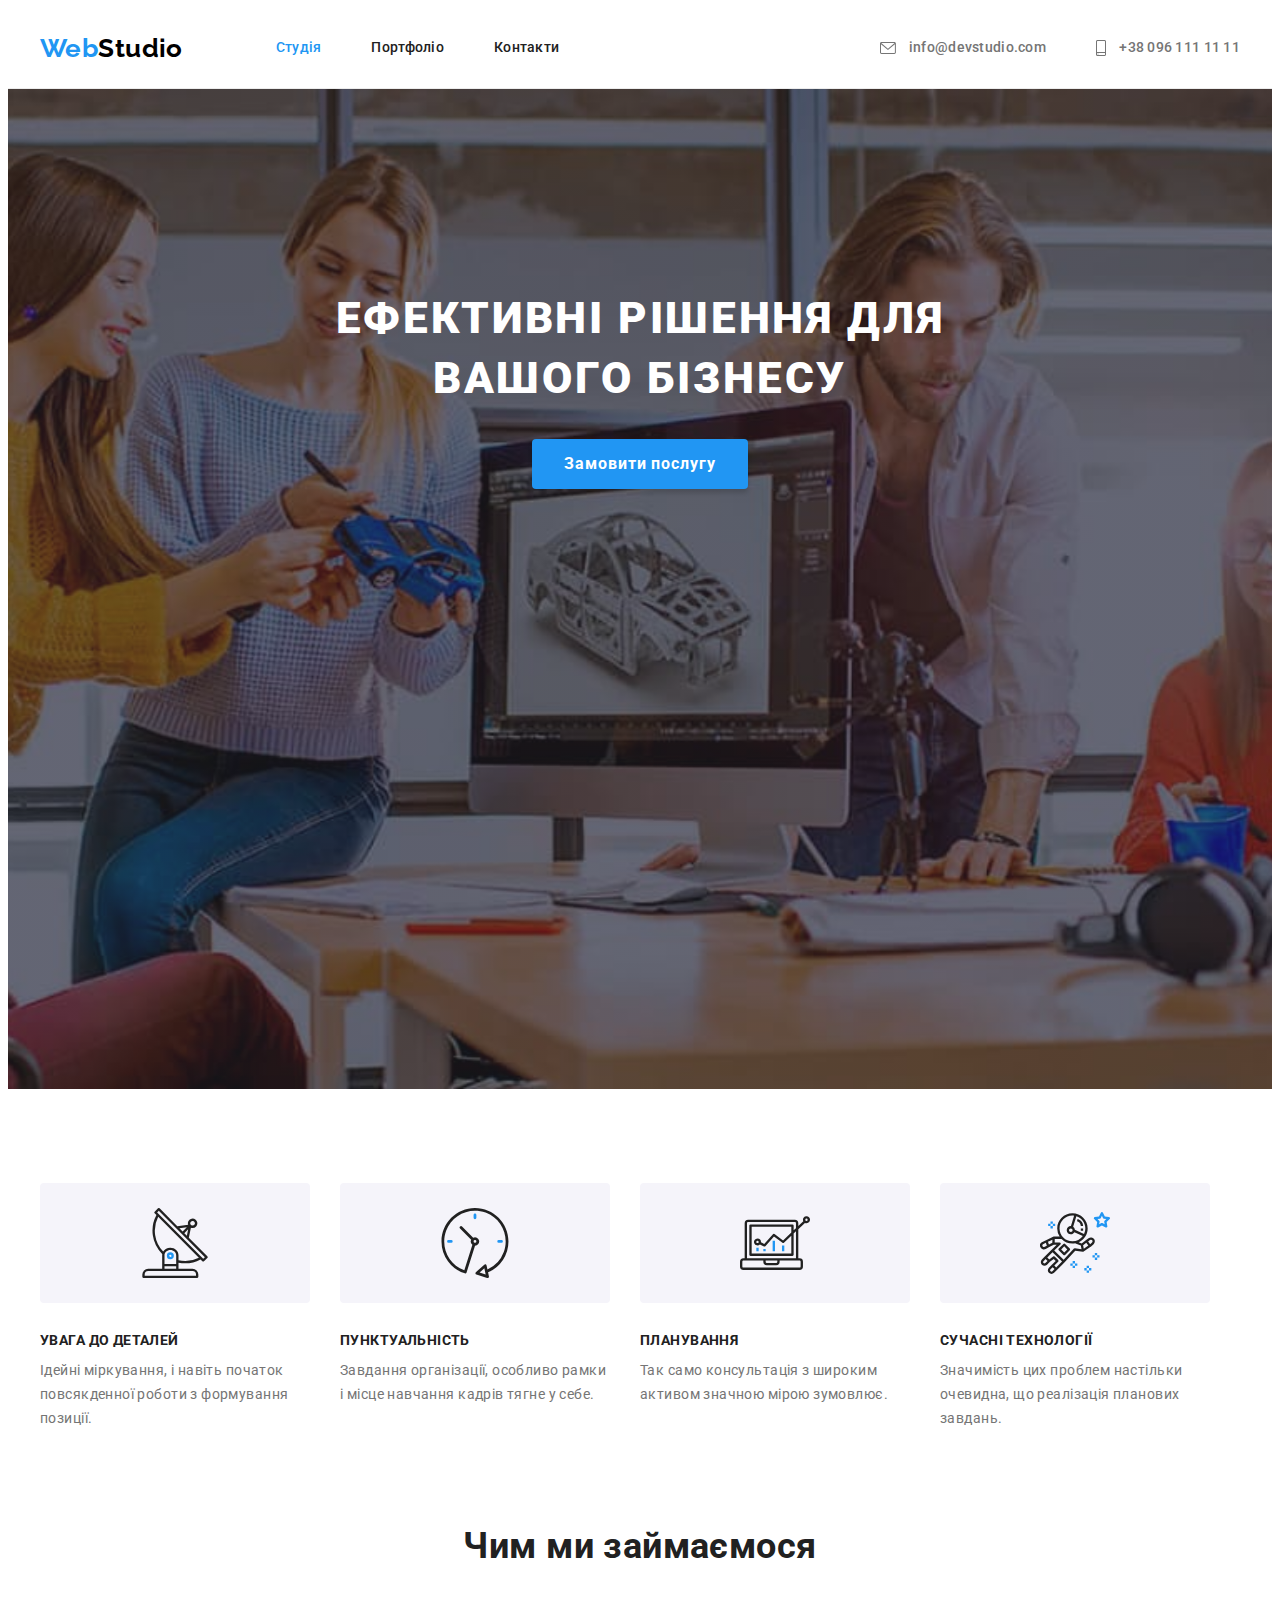
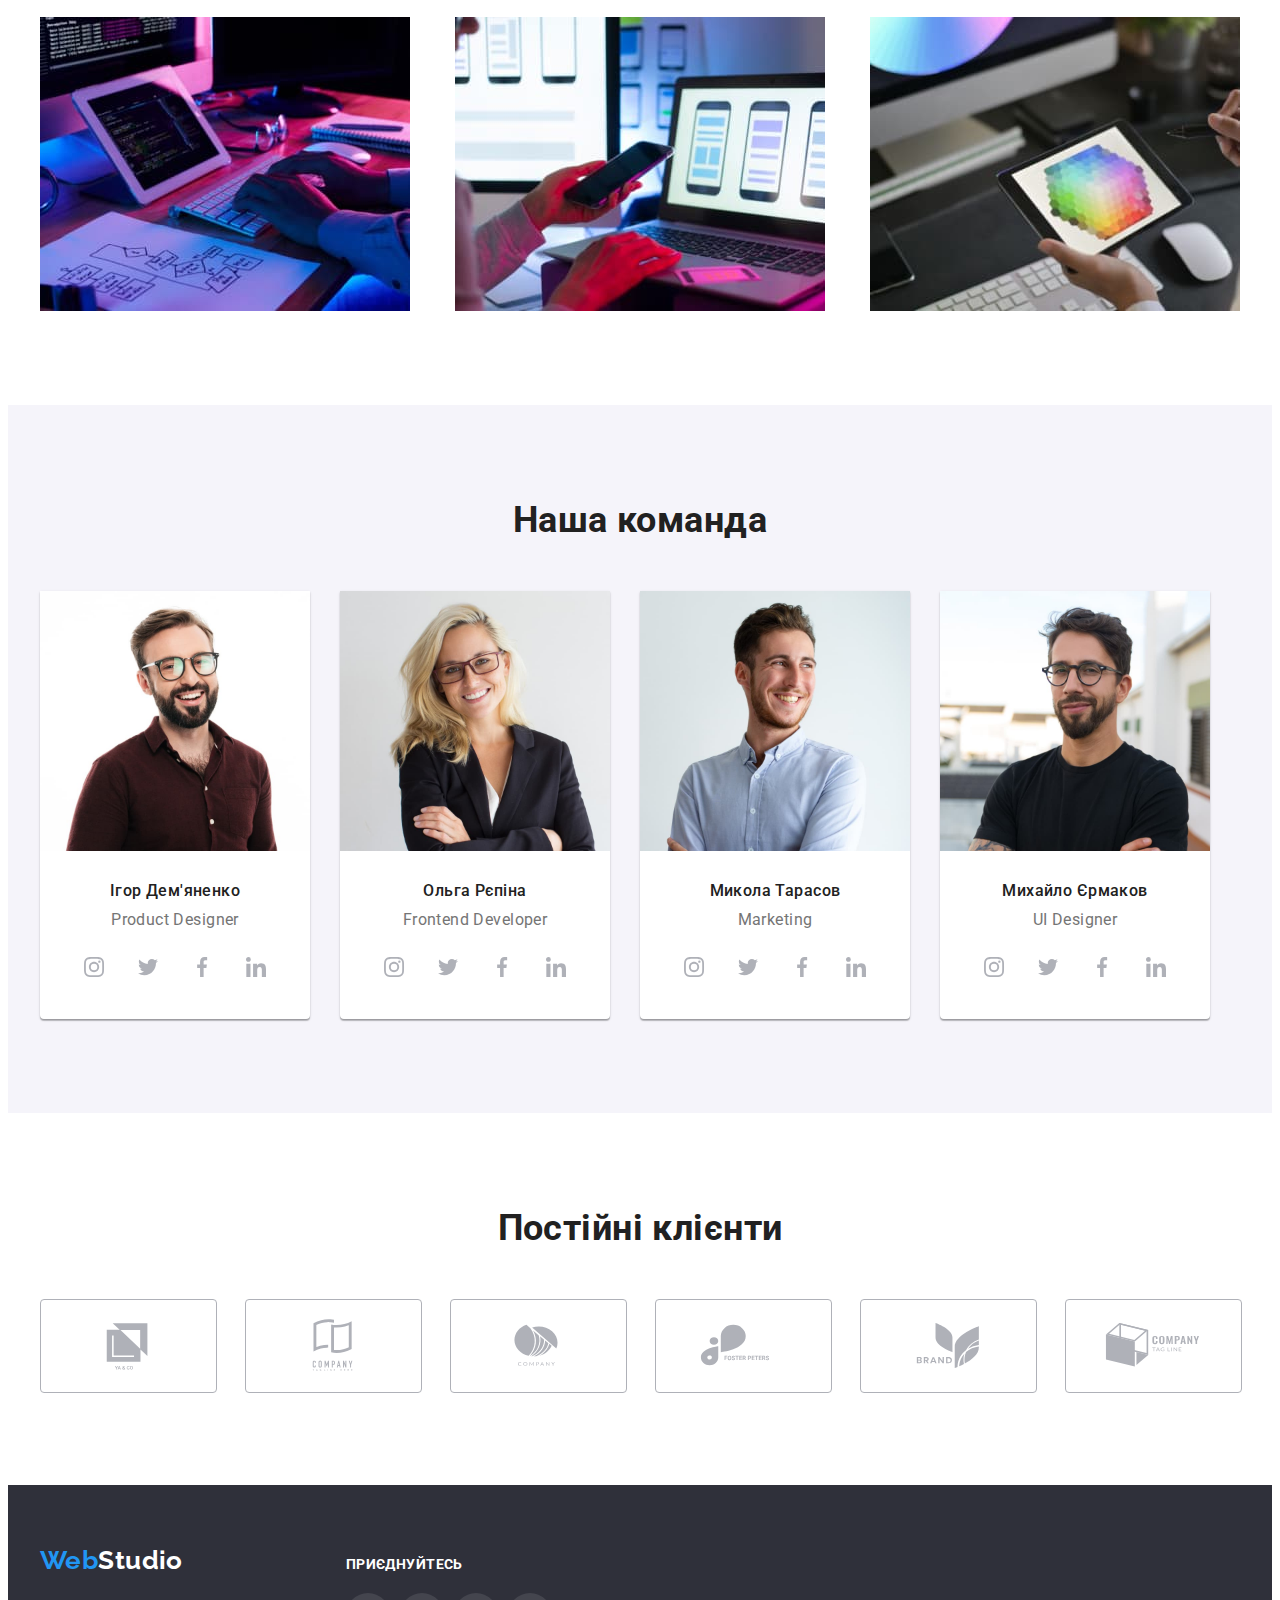
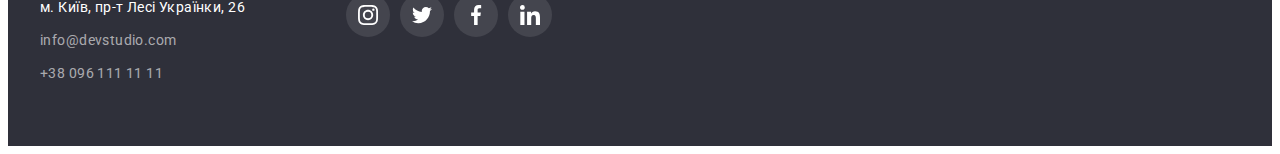
<file: index.html>
<!DOCTYPE html>
<html lang="uk">
  <head>
    <meta charset="UTF-8" />
    <meta http-equiv="X-UA-Compatible" content="IE=edge" />
    <meta name="viewport" content="width=device-width, initial-scale=1.0" />
    <title>Вебстуія</title>

    <link rel="preconnect" href="https://fonts.googleapis.com" />
    <link rel="preconnect" href="https://fonts.gstatic.com" crossorigin />
    <link
      href="https://fonts.googleapis.com/css2?family=Raleway:wght@700&family=Roboto:wght@400;500;700;900&display=swap"
      rel="stylesheet"
    />

    <link
      rel="stylesheet"
      href="https://cdnjs.cloudflare.com/ajax/libs/modern-normalize/1.1.0/modern-normalize.min.css"
      integrity="sha512-wpPYUAdjBVSE4KJnH1VR1HeZfpl1ub8YT/NKx4PuQ5NmX2tKuGu6U/JRp5y+Y8XG2tV+wKQpNHVUX03MfMFn9Q=="
      crossorigin="anonymous"
      referrerpolicy="no-referrer"
    />

    <link rel="stylesheet" href="./css/styles.css" />
  </head>
  <body>
    <header class="top">
      <div class="container top-container">
        <nav class="lists nav-list">
          <a class="link logo" href="./index.html">Web<span class="logo-top">Studio</span></a>
          <ul class="list lists nav-items">
            <li class=""><a class="link nav-link current" href="#">Студія</a></li>
            <li class="">
              <a class="link nav-link" href="./portfolio.html">Портфоліо</a>
            </li>
            <li class=""><a class="link nav-link" href="">Контакти</a></li>
          </ul>
        </nav>
        <ul class="list lists nav-items">
          <li>
            <a class="link nav-contact" href="mailto:info@devstudio.com"
              ><svg class="nav-contact-icon" width="16" height="12">
                <use href="./images/icons.svg#icon-envelope"></use>
              </svg>
              info@devstudio.com</a
            >
          </li>
          <li>
            <a class="link nav-contact" href="tel:+380961111111"
              ><svg class="nav-contact-icon" width="10" height="16">
                <use href="./images/icons.svg#icon-smartphone"></use>
              </svg>
              +38 096 111 11 11</a
            >
          </li>
        </ul>
      </div>
    </header>
    <main>
      <section class="hero section">
        <div class="container">
          <h1 class="hero-title">Ефективні рішення для вашого бізнесу</h1>
          <button class="hero-btn" type="button">Замовити послугу</button>
        </div>
      </section>

      <section class="benefits section">
        <div class="container">
          <h2 class="visually-hidden">Наші особливості</h2>
          <ul class="list benefits-item">
            <li>
              <div class="benefits-icons">
                <svg class="benefit-icon" width="70" height="70px">
                  <use href="./images/icons.svg#icon-antenna"></use>
                </svg>
              </div>
              <h3 class="benefits-title">Увага до деталей</h3>
              <p class="benefits-text">
                Ідейні міркування, і навіть початок повсякденної роботи з формування позиції.
              </p>
            </li>
            <li>
              <div class="benefits-icons">
                <svg class="benefit-icon" width="70" height="70px">
                  <use href="./images/icons.svg#icon-clock"></use>
                </svg>
              </div>
              <h3 class="benefits-title">Пунктуальність</h3>
              <p class="benefits-text">
                Завдання організації, особливо рамки і місце навчання кадрів тягне у себе.
              </p>
            </li>
            <li>
              <div class="benefits-icons">
                <svg class="benefit-icon" width="70" height="70px">
                  <use href="./images/icons.svg#icon-diagram"></use>
                </svg>
              </div>
              <h3 class="benefits-title">Планування</h3>
              <p class="benefits-text">
                Так само консультація з широким активом значною мірою зумовлює.
              </p>
            </li>
            <li>
              <div class="benefits-icons">
                <svg class="benefit-icon" width="70" height="70px">
                  <use href="./images/icons.svg#icon-astronaut"></use>
                </svg>
              </div>
              <h3 class="benefits-title">Сучасні технології</h3>
              <p class="benefits-text">
                Значимість цих проблем настільки очевидна, що реалізація планових завдань.
              </p>
            </li>
          </ul>
        </div>
      </section>

      <section class="activity section">
        <div class="container">
          <h2 class="activity-title">Чим ми займаємося</h2>
          <ul class="list lists activity-list">
            <li>
              <img src="./images/coding.jpg" alt="Процес програмування" width="370" height="294" />
            </li>
            <li>
              <img
                src="./images/applications.jpg"
                alt="Процес розробки додатків"
                width="370"
                height="294"
              />
            </li>
            <li>
              <img src="./images/design.jpg" alt="Дизайнер за роботою" width="370" height="294" />
            </li>
          </ul>
        </div>
      </section>

      <section class="team section">
        <div class="container">
          <h2 class="team-title">Наша команда</h2>
          <ul class="list lists team-list">
            <li class="team-card">
              <img src="./images/product.jpg" alt="Фото чоловіка" width="270" height="260" />
              <div class="team-card-box">
                <h3 class="team-staff">Ігор Дем'яненко</h3>
                <p class="team-item" lang="en">Product Designer</p>
                <ul class="list team-soc-list">
                  <li class="team-soc-item">
                    <a
                      href=""
                      class="link team-soc-link"
                      target="_blank"
                      rel="noopener nofollow noreferrer"
                      ><svg class="team-soc-icon" widht="20" height="20">
                        <use href="./images/icons.svg#icon-instagram"></use>
                      </svg>
                    </a>
                  </li>
                  <li class="team-soc-item">
                    <a
                      href=""
                      class="link team-soc-link"
                      target="_blank"
                      rel="noopener nofollow noreferrer"
                      ><svg class="team-soc-icon" widht="20" height="20">
                        <use href="./images/icons.svg#icon-twitter"></use>
                      </svg>
                    </a>
                  </li>
                  <li class="team-soc-item">
                    <a
                      href=""
                      class="link team-soc-link"
                      target="_blank"
                      rel="noopener nofollow noreferrer"
                      ><svg class="team-soc-icon" widht="20" height="20">
                        <use href="./images/icons.svg#icon-facebook"></use>
                      </svg>
                    </a>
                  </li>
                  <li class="team-soc-item">
                    <a
                      href=""
                      class="link team-soc-link"
                      target="_blank"
                      rel="noopener nofollow noreferrer"
                      ><svg class="team-soc-icon" widht="20" height="20">
                        <use href="./images/icons.svg#icon-linkedin"></use>
                      </svg>
                    </a>
                  </li>
                </ul>
              </div>
            </li>
            <li class="team-card">
              <img src="./images/frontend.jpg" alt="Фото жінки" width="270" height="260" />
              <div class="team-card-box">
                <h3 class="team-staff">Ольга Рєпіна</h3>
                <p class="team-item" lang="en">Frontend Developer</p>
                <ul class="list team-soc-list">
                  <li class="team-soc-item">
                    <a
                      href=""
                      class="link team-soc-link"
                      target="_blank"
                      rel="noopener nofollow noreferrer"
                      ><svg class="team-soc-icon" widht="20" height="20">
                        <use href="./images/icons.svg#icon-instagram"></use>
                      </svg>
                    </a>
                  </li>
                  <li class="team-soc-item">
                    <a
                      href=""
                      class="link team-soc-link"
                      target="_blank"
                      rel="noopener nofollow noreferrer"
                      ><svg class="team-soc-icon" widht="20" height="20">
                        <use href="./images/icons.svg#icon-twitter"></use>
                      </svg>
                    </a>
                  </li>
                  <li class="team-soc-item">
                    <a
                      href=""
                      class="link team-soc-link"
                      target="_blank"
                      rel="noopener nofollow noreferrer"
                      ><svg class="team-soc-icon" widht="20" height="20">
                        <use href="./images/icons.svg#icon-facebook"></use>
                      </svg>
                    </a>
                  </li>
                  <li class="team-soc-item">
                    <a
                      href=""
                      class="link team-soc-link"
                      target="_blank"
                      rel="noopener nofollow noreferrer"
                      ><svg class="team-soc-icon" widht="20" height="20">
                        <use href="./images/icons.svg#icon-linkedin"></use>
                      </svg>
                    </a>
                  </li>
                </ul>
              </div>
            </li>
            <li class="team-card">
              <img src="./images/marketing.jpg" alt="Фото чоловіка" width="270" height="260" />
              <div class="team-card-box">
                <h3 class="team-staff">Микола Тарасов</h3>
                <p class="team-item" lang="en">Marketing</p>
                <ul class="list team-soc-list">
                  <li class="team-soc-item">
                    <a
                      href=""
                      class="link team-soc-link"
                      target="_blank"
                      rel="noopener nofollow noreferrer"
                      ><svg class="team-soc-icon" widht="20" height="20">
                        <use href="./images/icons.svg#icon-instagram"></use>
                      </svg>
                    </a>
                  </li>
                  <li class="team-soc-item">
                    <a
                      href=""
                      class="link team-soc-link"
                      target="_blank"
                      rel="noopener nofollow noreferrer"
                      ><svg class="team-soc-icon" widht="20" height="20">
                        <use href="./images/icons.svg#icon-twitter"></use>
                      </svg>
                    </a>
                  </li>
                  <li class="team-soc-item">
                    <a
                      href=""
                      class="link team-soc-link"
                      target="_blank"
                      rel="noopener nofollow noreferrer"
                      ><svg class="team-soc-icon" widht="20" height="20">
                        <use href="./images/icons.svg#icon-facebook"></use>
                      </svg>
                    </a>
                  </li>
                  <li class="team-soc-item">
                    <a
                      href=""
                      class="link team-soc-link"
                      target="_blank"
                      rel="noopener nofollow noreferrer"
                      ><svg class="team-soc-icon" widht="20" height="20">
                        <use href="./images/icons.svg#icon-linkedin"></use>
                      </svg>
                    </a>
                  </li>
                </ul>
              </div>
            </li>
            <li class="team-card">
              <img src="./images/ui.jpg" alt="Фото чоловіка" width="270" height="260" />
              <div class="team-card-box">
                <h3 class="team-staff">Михайло Єрмаков</h3>
                <p class="team-item" lang="en">UI Designer</p>
                <ul class="list team-soc-list">
                  <li class="team-soc-item">
                    <a
                      href=""
                      class="link team-soc-link"
                      target="_blank"
                      rel="noopener nofollow noreferrer"
                      ><svg class="team-soc-icon" widht="20" height="20">
                        <use href="./images/icons.svg#icon-instagram"></use>
                      </svg>
                    </a>
                  </li>
                  <li class="team-soc-item">
                    <a
                      href=""
                      class="link team-soc-link"
                      target="_blank"
                      rel="noopener nofollow noreferrer"
                      ><svg class="team-soc-icon" widht="20" height="20">
                        <use href="./images/icons.svg#icon-twitter"></use>
                      </svg>
                    </a>
                  </li>
                  <li class="team-soc-item">
                    <a
                      href=""
                      class="link team-soc-link"
                      target="_blank"
                      rel="noopener nofollow noreferrer"
                      ><svg class="team-soc-icon" widht="20" height="20">
                        <use href="./images/icons.svg#icon-facebook"></use>
                      </svg>
                    </a>
                  </li>
                  <li class="team-soc-item">
                    <a
                      href=""
                      class="link team-soc-link"
                      target="_blank"
                      rel="noopener nofollow noreferrer"
                      ><svg class="team-soc-icon" widht="20" height="20">
                        <use href="./images/icons.svg#icon-linkedin"></use>
                      </svg>
                    </a>
                  </li>
                </ul>
              </div>
            </li>
          </ul>
        </div>
      </section>
    </main>

    <section class="clients section">
      <div class="container">
        <h2 class="clients-title">Постійні клієнти</h2>
        <ul class="list clients-list">
          <li class="clients-item">
            <a href="" class="link clients-link" target="_blank" rel="noopener nofollow noreferrer"
              ><svg class="client-logo-icon" width="106" hieght="60">
                <use href="./images/icons.svg#icon-Logo"></use>
              </svg>
            </a>
          </li>
          <li class="clients-item">
            <a href="" class="link clients-link" target="_blank" rel="noopener nofollow noreferrer"
              ><svg class="client-logo-icon" width="106" hieght="60">
                <use href="./images/icons.svg#icon-Logo-1"></use>
              </svg>
            </a>
          </li>
          <li class="clients-item">
            <a href="" class="link clients-link" target="_blank" rel="noopener nofollow noreferrer"
              ><svg class="client-logo-icon" width="106" hieght="60">
                <use href="./images/icons.svg#icon-Logo-2"></use>
              </svg>
            </a>
          </li>
          <li class="clients-item">
            <a href="" class="link clients-link" target="_blank" rel="noopener nofollow noreferrer"
              ><svg class="client-logo-icon" width="106" hieght="60">
                <use href="./images/icons.svg#icon-Logo-3"></use>
              </svg>
            </a>
          </li>
          <li class="clients-item">
            <a href="" class="link clients-link" target="_blank" rel="noopener nofollow noreferrer"
              ><svg class="client-logo-icon" width="106" hieght="60">
                <use href="./images/icons.svg#icon-Logo-4"></use>
              </svg>
            </a>
          </li>
          <li class="clients-item">
            <a href="" class="link clients-link" target="_blank" rel="noopener nofollow noreferrer"
              ><svg class="client-logo-icon" width="106" hieght="60">
                <use href="./images/icons.svg#icon-Logo-5"></use>
              </svg>
            </a>
          </li>
        </ul>
      </div>
    </section>

    <footer class="bottom">
      <div class="container bottom-box">
        <div class="bottom-contact">
          <a class="link logo bottom-logo-text" href="./index.html"
            >Web<span class="bottom-logo">Studio</span></a
          >
          <address class="bottom-more">
            <ul class="list">
              <li class="bottom-list">
                <a
                  class="link bottom-addres"
                  href="https://goo.gl/maps/E31LjMS4C6WuwfjZA"
                  target="_blank"
                  rel="noopener nofollow noreferrer"
                  >м. Київ, пр-т Лесі Українки, 26</a
                >
              </li>
              <li class="bottom-list">
                <a class="link bottom-meta" href="mailto:info@devstudio.com">info@devstudio.com</a>
              </li>
              <li class="bottom-list">
                <a class="link bottom-meta" href="tel:+380961111111">+38 096 111 11 11</a>
              </li>
            </ul>
          </address>
        </div>

        <div class="bottom-join">
          <h2 class="bottom-title">приєднуйтесь</h2>
          <ul class="list bottom-soc-list">
            <li class="bottom-soc-item">
              <a
                href=""
                class="link bottom-soc-link"
                target="_blank"
                rel="noopener nofollow noreferrer"
                ><svg class="bottom-soc-icon" widht="20" height="20">
                  <use href="./images/icons.svg#icon-instagram"></use>
                </svg>
              </a>
            </li>
            <li class="bottom-soc-item">
              <a
                href=""
                class="link bottom-soc-link"
                target="_blank"
                rel="noopener nofollow noreferrer"
                ><svg class="bottom-soc-icon" widht="20" height="20">
                  <use href="./images/icons.svg#icon-twitter"></use>
                </svg>
              </a>
            </li>
            <li class="bottom-soc-item">
              <a
                href=""
                class="link bottom-soc-link"
                target="_blank"
                rel="noopener nofollow noreferrer"
                ><svg class="bottom-soc-icon" widht="20" height="20">
                  <use href="./images/icons.svg#icon-facebook"></use>
                </svg>
              </a>
            </li>
            <li class="bottom-soc-item">
              <a
                href=""
                class="link bottom-soc-link"
                target="_blank"
                rel="noopener nofollow noreferrer"
                ><svg class="bottom-soc-icon" widht="20" height="20">
                  <use href="./images/icons.svg#icon-linkedin"></use>
                </svg>
              </a>
            </li>
          </ul>
        </div>
      </div>
    </footer>
  </body>
</html>
</file>
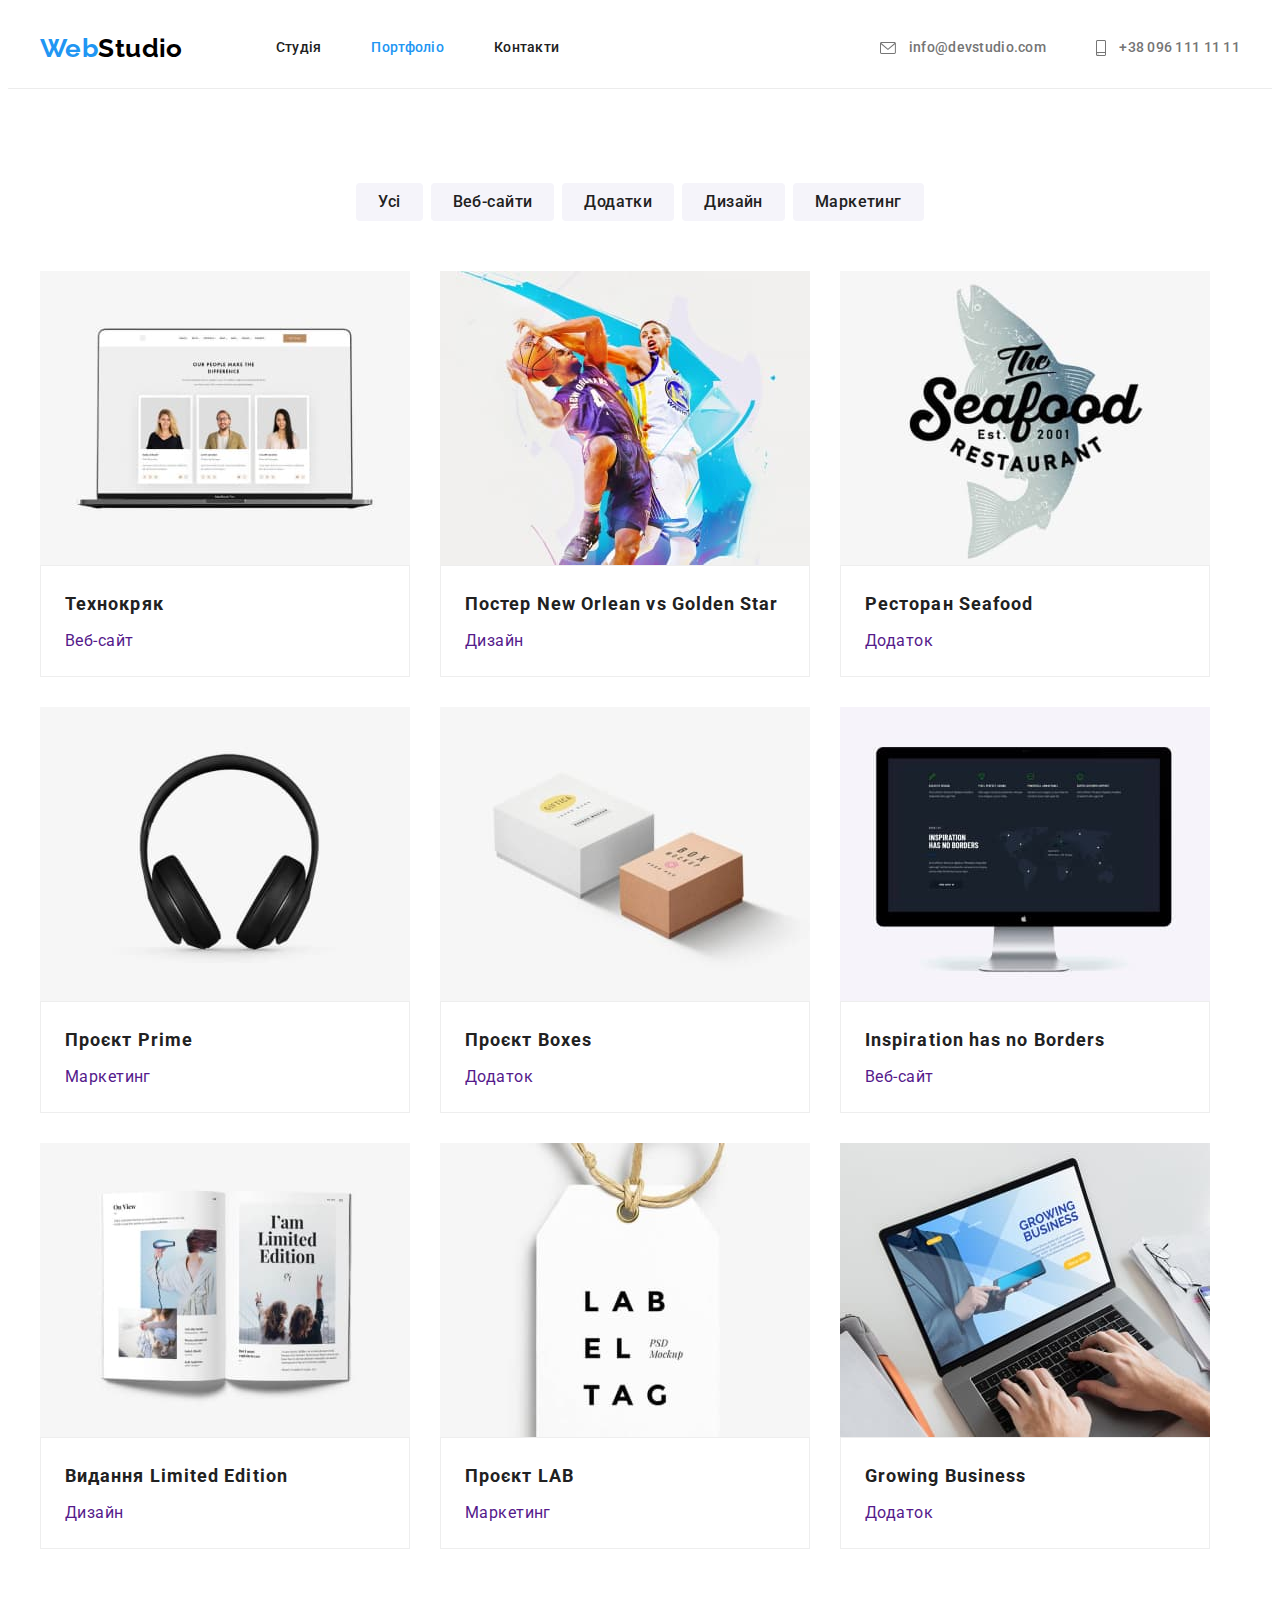
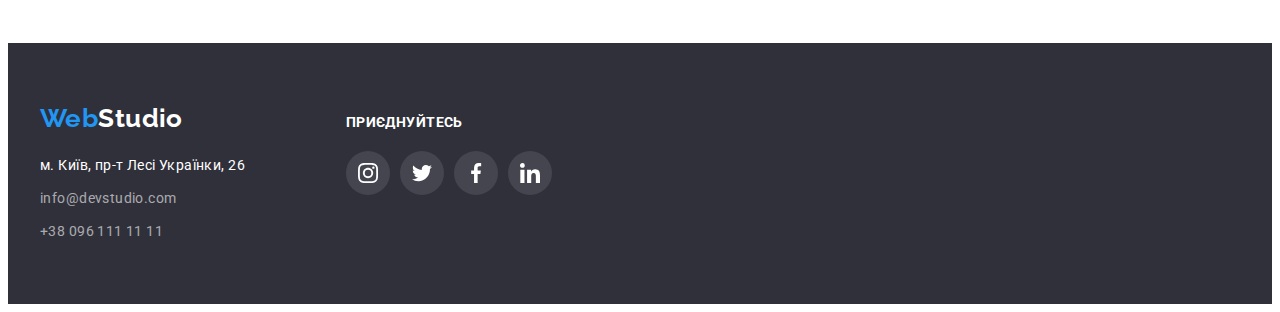
<file: portfolio.html>
<!DOCTYPE html>
<html lang="uk">
  <head>
    <meta charset="UTF-8" />
    <meta http-equiv="X-UA-Compatible" content="IE=edge" />
    <meta name="viewport" content="width=device-width, initial-scale=1.0" />
    <title>Вебстуія. Портфоліо</title>
    <link rel="preconnect" href="https://fonts.googleapis.com" />
    <link rel="preconnect" href="https://fonts.gstatic.com" crossorigin />
    <link
      href="https://fonts.googleapis.com/css2?family=Raleway:wght@700&family=Roboto:wght@400;500;700;900&display=swap"
      rel="stylesheet"
    />

    <link
      rel="stylesheet"
      href="https://cdnjs.cloudflare.com/ajax/libs/modern-normalize/1.1.0/modern-normalize.min.css"
      integrity="sha512-wpPYUAdjBVSE4KJnH1VR1HeZfpl1ub8YT/NKx4PuQ5NmX2tKuGu6U/JRp5y+Y8XG2tV+wKQpNHVUX03MfMFn9Q=="
      crossorigin="anonymous"
      referrerpolicy="no-referrer"
    />

    <link rel="stylesheet" href="./css/styles.css" />
  </head>

  <body>
    <header class="top">
      <div class="container top-container">
        <nav class="lists nav-list">
          <a class="link logo" href="./index.html">Web<span class="logo-top">Studio</span></a>
          <ul class="list lists nav-items">
            <li class=""><a class="link nav-link" href="./index.html">Студія</a></li>
            <li class="">
              <a class="link nav-link current" href="./portfolio.html">Портфоліо</a>
            </li>
            <li class=""><a class="link nav-link" href="">Контакти</a></li>
          </ul>
        </nav>
        <ul class="list lists nav-items">
          <li>
            <a class="link nav-contact" href="mailto:info@devstudio.com"
              ><svg class="nav-contact-icon" width="16" height="12">
                <use href="./images/icons.svg#icon-envelope"></use>
              </svg>
              info@devstudio.com</a
            >
          </li>
          <li>
            <a class="link nav-contact" href="tel:+380961111111"
              ><svg class="nav-contact-icon" width="10" height="16">
                <use href="./images/icons.svg#icon-smartphone"></use>
              </svg>
              +38 096 111 11 11</a
            >
          </li>
        </ul>
      </div>
    </header>
    <main>
      <section class="filter section">
        <div class="container">
          <h1 class="visually-hidden">Портфоліо</h1>
          <ul class="list lists filter-list">
            <li><button type="button" class="filter-btn">Усі</button></li>
            <li><button type="button" class="filter-btn">Веб-сайти</button></li>
            <li><button type="button" class="filter-btn">Додатки</button></li>
            <li><button type="button" class="filter-btn">Дизайн</button></li>
            <li><button type="button" class="filter-btn">Маркетинг</button></li>
          </ul>
          <ul class="list lists filter-card">
            <li class="filter-galery">
              <a href="" class="link filter-galery-item">
                <img
                  src="./images/tehnokryak.jpg"
                  alt="Ноутбук з відкритим сайтом"
                  width="370"
                  height="294"
                />
                <div class="filter-item">
                  <h2 class="filter-title">Технокряк</h2>
                  <p class="filter-text">Веб-сайт</p>
                </div></a
              >
            </li>

            <li class="filter-galery">
              <a href="" class="link filter-galery-item">
                <img
                  src="./images/poster.jpg"
                  alt="Два чоловіка грають в баскетбол"
                  width="370"
                  height="294"
                />
                <div class="filter-item">
                  <h2 class="filter-title">
                    Постер <span lang="en">New Orlean vs Golden Star</span>
                  </h2>
                  <p class="filter-text">Дизайн</p>
                </div></a
              >
            </li>

            <li class="filter-galery">
              <a href="" class="link filter-galery-item"
                ><img
                  src="./images/seafood.jpg"
                  alt="Логотип ресторану морської їжі"
                  width="370"
                  height="294"
                />
                <div class="filter-item">
                  <h2 class="filter-title">Ресторан <span lang="en">Seafood</span></h2>
                  <p class="filter-text">Додаток</p>
                </div></a
              >
            </li>

            <li class="filter-galery">
              <a href="" class="link filter-galery-item"
                ><img src="./images/prime.jpg" alt="Навушники" width="370" height="294" />
                <div class="filter-item">
                  <h2 class="filter-title">Проєкт <span lang="en">Prime</span></h2>
                  <p class="filter-text">Маркетинг</p>
                </div></a
              >
            </li>

            <li class="filter-galery">
              <a href="" class="link filter-galery-item"
                ><img
                  src="./images/boxes.jpg"
                  alt="Дві подарункові коробочки"
                  width="370"
                  height="294"
                />
                <div class="filter-item">
                  <h2 class="filter-title">Проєкт <span lang="en">Boxes</span></h2>
                  <p class="filter-text">Додаток</p>
                </div></a
              >
            </li>

            <li class="filter-galery">
              <a href="" class="link filter-galery-item">
                <img
                  src="./images/broders.jpg"
                  alt="Монітор з відкритим сайтом"
                  width="370"
                  height="294"
                />
                <div class="filter-item">
                  <h2 class="filter-title" lang="en">Inspiration has no Borders</h2>
                  <p class="filter-text">Веб-сайт</p>
                </div></a
              >
            </li>

            <li class="filter-galery">
              <a href="" class="link filter-galery-item">
                <img src="./images/book.jpg" alt="Розкрита книга" width="370" height="294" />
                <div class="filter-item">
                  <h2 class="filter-title">Видання <span lang="en">Limited Edition</span></h2>
                  <p class="filter-text">Дизайн</p>
                </div></a
              >
            </li>

            <li class="filter-galery">
              <a href="" class="link filter-galery-item"
                ><img src="./images/lab.jpg" alt="Етикетка на мотузочці" width="370" height="294" />
                <div class="filter-item">
                  <h2 class="filter-title">Проєкт <span>LAB</span></h2>
                  <p class="filter-text">Маркетинг</p>
                </div></a
              >
            </li>

            <li class="filter-galery">
              <a href="" class="link filter-galery-item">
                <img
                  src="./images/business.jpg"
                  alt="Працюють на ноутбуці"
                  width="370"
                  height="294"
                />
                <div class="filter-item">
                  <h2 class="filter-title" lang="en">Growing Business</h2>
                  <p class="filter-text">Додаток</p>
                </div></a
              >
            </li>
          </ul>
        </div>
      </section>
    </main>

    <footer class="bottom">
      <div class="container bottom-box">
        <div class="bottom-contact">
          <a class="link logo bottom-logo-text" href="./index.html"
            >Web<span class="bottom-logo">Studio</span></a
          >
          <address class="bottom-more">
            <ul class="list">
              <li class="bottom-list">
                <a
                  class="link bottom-addres"
                  href="https://goo.gl/maps/E31LjMS4C6WuwfjZA"
                  target="_blank"
                  rel="noopener nofollow noreferrer"
                  >м. Київ, пр-т Лесі Українки, 26</a
                >
              </li>
              <li class="bottom-list">
                <a class="link bottom-meta" href="mailto:info@devstudio.com">info@devstudio.com</a>
              </li>
              <li class="bottom-list">
                <a class="link bottom-meta" href="tel:+380961111111">+38 096 111 11 11</a>
              </li>
            </ul>
          </address>
        </div>

        <div class="bottom-join">
          <h2 class="bottom-title">приєднуйтесь</h2>
          <ul class="list bottom-soc-list">
            <li class="bottom-soc-item">
              <a
                href=""
                class="link bottom-soc-link"
                target="_blank"
                rel="noopener nofollow noreferrer"
                ><svg class="bottom-soc-icon" widht="20" height="20">
                  <use href="./images/icons.svg#icon-instagram"></use>
                </svg>
              </a>
            </li>
            <li class="bottom-soc-item">
              <a
                href=""
                class="link bottom-soc-link"
                target="_blank"
                rel="noopener nofollow noreferrer"
                ><svg class="bottom-soc-icon" widht="20" height="20">
                  <use href="./images/icons.svg#icon-twitter"></use>
                </svg>
              </a>
            </li>
            <li class="bottom-soc-item">
              <a
                href=""
                class="link bottom-soc-link"
                target="_blank"
                rel="noopener nofollow noreferrer"
                ><svg class="bottom-soc-icon" widht="20" height="20">
                  <use href="./images/icons.svg#icon-facebook"></use>
                </svg>
              </a>
            </li>
            <li class="bottom-soc-item">
              <a
                href=""
                class="link bottom-soc-link"
                target="_blank"
                rel="noopener nofollow noreferrer"
                ><svg class="bottom-soc-icon" widht="20" height="20">
                  <use href="./images/icons.svg#icon-linkedin"></use>
                </svg>
              </a>
            </li>
          </ul>
        </div>
      </div>
    </footer>
  </body>
</html>
</file>
<file: css/styles.css>
:root {
  --font-logo: 'Raleway', sans-serif;
  --font-text: 'Roboto', sans-serif;

  --accent-color: #2196f3;
  --logo-top-color: #000000;
  --title-color: #212121;
  --main-text-color: #757575;
  --addres-color: #ffffff;
  --footer-contakt-color: rgba(255, 255, 255, 0.6);
  --line-color: #ececec;
  --link-color: #afb1b8;

  --main-background: #ffffff;
  --footer-background: #2f303a;
  --btn-background: #188ce8;
  --team-background: #f5f4fa;
}

p,
h1,
h2,
h3,
h4,
h5,
h6 {
  margin: 0;
}
ul,
ol {
  margin: 0;
  padding-left: 0;
}

img {
  display: block;
  max-width: 100%;
  height: auto;
}

.list {
  list-style: none;
}

.link {
  text-decoration: none;
}

body {
  font-family: var(--font-text);
  color: var(--main-text-color);
  font-size: 14px;
  letter-spacing: 0.03em;
  background: var(--main-background);
}

.container {
  width: 1200px;
  padding-left: 15px;
  padding-right: 15px;
  margin: 0 auto;
  /* outline: 2px solid red; */
}

.section {
  padding-top: 94px;
  padding-bottom: 94px;
}

/* Хедер */

.top {
  border-bottom: 1px solid var(--line-color);
}

.top-container {
  display: flex;
}

.nav-list {
  margin-right: auto;
}

.lists {
  display: flex;
  align-items: center;
}

.logo {
  color: var(--accent-color);
  font-family: var(--font-logo);
  font-weight: 700;
  font-size: 26px;
  line-height: 1.19;

  margin-right: 93px;
}

.logo-top {
  color: var(--logo-top-color);
}

.nav-items {
  gap: 50px;
}

.nav-link,
.nav-contact {
  font-weight: 500;
  line-height: 1.14;
  letter-spacing: 0.02em;
  color: var(--title-color);
  padding-top: 32px;
  padding-bottom: 32px;
  display: inline-block;
}

.nav-contact {
  color: inherit;
}

.nav-link:hover,
.nav-contact:hover {
  color: var(--accent-color);
}

.nav-link:focus,
.nav-contact:focus {
  color: var(--accent-color);
}

.nav-contact-icon {
  margin-right: 10px;
  fill: currentColor;
  vertical-align: middle;
}

.current {
  color: var(--accent-color);
}

/* "Герой" */

.hero {
  height: 600px;
  max-width: 1600px;
  margin-left: auto;
  margin-right: auto;
  background-image: linear-gradient(rgba(47, 48, 58, 0.4), rgba(47, 48, 58, 0.4)),
    url('../images/Hero-bg.jpg');
  background-repeat: no-repeat;
  background-position: center;
  background-size: cover;
  background-color: var(--footer-background);
  padding-top: 200px;
  padding-bottom: 200px;
  text-align: center;
}

.hero-title {
  font-weight: 900;
  font-size: 44px;
  line-height: 1.36;
  color: var(--addres-color);
  width: 696px;

  letter-spacing: 0.06em;
  text-transform: uppercase;
  margin: 0 auto 30px;
}

.hero-btn {
  display: inline-block;
  font-family: inherit;
  border: none;
  cursor: pointer;
  font-weight: 700;
  font-size: 16px;
  line-height: 1.88;
  color: var(--addres-color);

  background: var(--accent-color);
  box-shadow: 0px 4px 4px rgba(0, 0, 0, 0.15);
  border-radius: 4px;

  padding: 10px 32px;
  align-items: center;
  text-align: center;
  letter-spacing: 0.06em;
}

.hero-btn:hover,
.hero-btn:focus {
  background: var(--btn-background);
}

/* Переваги */

.benefits {
}

.visually-hidden {
  position: absolute;
  white-space: nowrap;
  width: 1px;
  height: 1px;
  overflow: hidden;
  border: 0;
  padding: 0;
  clip: rect(0 0 0 0);
  clip-path: inset(50%);
  margin: -1px;
}

.benefits-item {
  display: flex;
  gap: 30px;
}

.benefits-icons {
  display: flex;
  width: 270px;
  height: 120px;
  background-color: var(--team-background);
  border-radius: 4px;
  margin-bottom: 30px;
  justify-content: center;
  align-items: center;
}
.benefit-icon {
}

.benefits-title {
  font-weight: 700;
  font-size: 14px;
  line-height: 1.14;
  text-transform: uppercase;
  margin-bottom: 10px;

  color: var(--title-color);
}

.benefits-text {
  line-height: 1.71;
  width: 270px;
}

/* Чим ми займаємося */

.activity {
  padding-top: 0;
}

.activity-title,
.team-title,
.clients-title {
  font-weight: 700;
  font-size: 36px;
  line-height: 1.17;
  text-align: center;
  color: var(--title-color);
  margin-bottom: 50px;
}
.activity-list {
  justify-content: space-between;
}

/* Наша команда */

.team {
  background: var(--team-background);
}

.team-list {
  gap: 30px;
}

.team-card {
  background: var(--main-background);
  box-shadow: 0px 1px 3px rgba(0, 0, 0, 0.12), 0px 1px 1px rgba(0, 0, 0, 0.14),
    0px 2px 1px rgba(0, 0, 0, 0.2);
  border-radius: 0px 0px 4px 4px;
}

.team-card-box {
  padding-top: 30px;
  padding-bottom: 30px;
}

.team-staff {
  font-weight: 500;
  font-size: 16px;
  line-height: 1.19;

  text-align: center;
  color: var(--title-color);
  margin-bottom: 10px;
}

.team-item {
  font-size: 16px;
  line-height: 1.19;
  text-align: center;
  margin-bottom: 16px;
}

.team-soc-list,
.bottom-soc-list {
  display: flex;
  justify-content: center;
  gap: 10px;
}

.team-soc-item,
.bottom-soc-item {
  width: 44px;
  height: 44px;
}

.team-soc-link {
  width: 100%;
  height: 100%;
  background-color: var(--main-background);
  border-radius: 50%;
  display: flex;
  align-items: center;
  justify-content: center;
  fill: var(--link-color);
}

.team-soc-link:hover,
.team-soc-link:focus,
.bottom-soc-link:hover,
.bottom-soc-link:focus {
  background-color: var(--accent-color);
  fill: var(--addres-color);
}

.team-soc-icon {
}

/* Постійні клієнти */

.clients {
}

.clients-list {
  display: flex;
  gap: 30px;
}

.clients-item {
  width: calc((100% - 150px) / 6);
  height: 92px;
}

.clients-link {
  width: 100%;
  height: 100%;
  border: 1px solid var(--link-color);
  border-radius: 4px;
  display: flex;
  align-items: center;
  justify-content: center;
  fill: var(--link-color);
}

.client-logo-icon {
}

.clients-link:hover,
.clients-link:focus {
  border-color: var(--accent-color);
  fill: var(--accent-color);
}

/* Футер */

.bottom {
  background: var(--footer-background);
  padding-top: 60px;
  padding-bottom: 60px;
}

.bottom-box {
  display: flex;
  align-items: baseline;
}

.bottom-logo-text {
  display: inline-block;
  margin-bottom: 20px;
}

.bottom-logo {
  color: var(--addres-color);
}

.bottom-more {
  font-style: normal;
  font-family: inherit;
  line-height: 1.71;
}

.bottom-addres {
  display: inline-block;
  color: var(--addres-color);
}

.bottom-meta {
  display: inline-block;
  color: var(--footer-contakt-color);
}

.bottom-list:not(:last-child) {
  margin-bottom: 9px;
}

.bottom-addres:hover,
.bottom-meta:hover,
.bottom-addres:focus,
.bottom-meta:focus {
  color: var(--accent-color);
}

.bottom-join {
  margin-left: 70px;
}

.bottom-title {
  font-weight: 700;
  font-size: 14px;
  line-height: 1.14;
  letter-spacing: 0.03em;
  color: var(--addres-color);
  text-transform: uppercase;
  margin-bottom: 20px;
}

.bottom-soc-link {
  width: 100%;
  height: 100%;
  background-color: rgba(255, 255, 255, 0.1);
  border-radius: 50%;
  display: flex;
  align-items: center;
  justify-content: center;
  fill: var(--addres-color);
}

/* Портфоліо */

.filter {
}

.filter-list {
  justify-content: center;
  gap: 8px;
  margin-bottom: 50px;
}

.filter-btn {
  font-family: inherit;
  border: none;
  cursor: pointer;
  font-weight: 500;
  font-size: 16px;
  line-height: 1.62;
  padding: 6px 22px;
  text-align: center;
  letter-spacing: inherit;
  color: var(--title-color);
  background: var(--team-background);
  border-radius: 4px;
}

.filter-btn:hover,
.filter-btn:focus {
  color: var(--addres-color);
  text-align: center;
  background: var(--accent-color);

  box-shadow: 0px 3px 1px rgba(0, 0, 0, 0.1), 0px 1px 2px rgba(0, 0, 0, 0.08),
    0px 2px 2px rgba(0, 0, 0, 0.12);
  border-radius: 4px;
}

.filter-card {
  flex-wrap: wrap;
  gap: 30px;
}

.filter-galery-item {
  display: block;
}
.filter-galery-item:hover,
.filter-galery-item:focus {
  box-shadow: 0px 1px 1px rgba(0, 0, 0, 0.12), 0px 4px 4px rgba(0, 0, 0, 0.06),
    1px 4px 6px rgba(0, 0, 0, 0.16);
}

.filter-item {
  border: 1px solid #eeeeee;
  padding: 20px 24px;
}

.filter-title {
  font-weight: 700;
  font-size: 18px;
  line-height: 2;
  letter-spacing: 0.06em;

  color: var(--title-color);
  margin-bottom: 4px;
}

.filter-text {
  font-size: 16px;
  line-height: 1.88;
}
</file>
